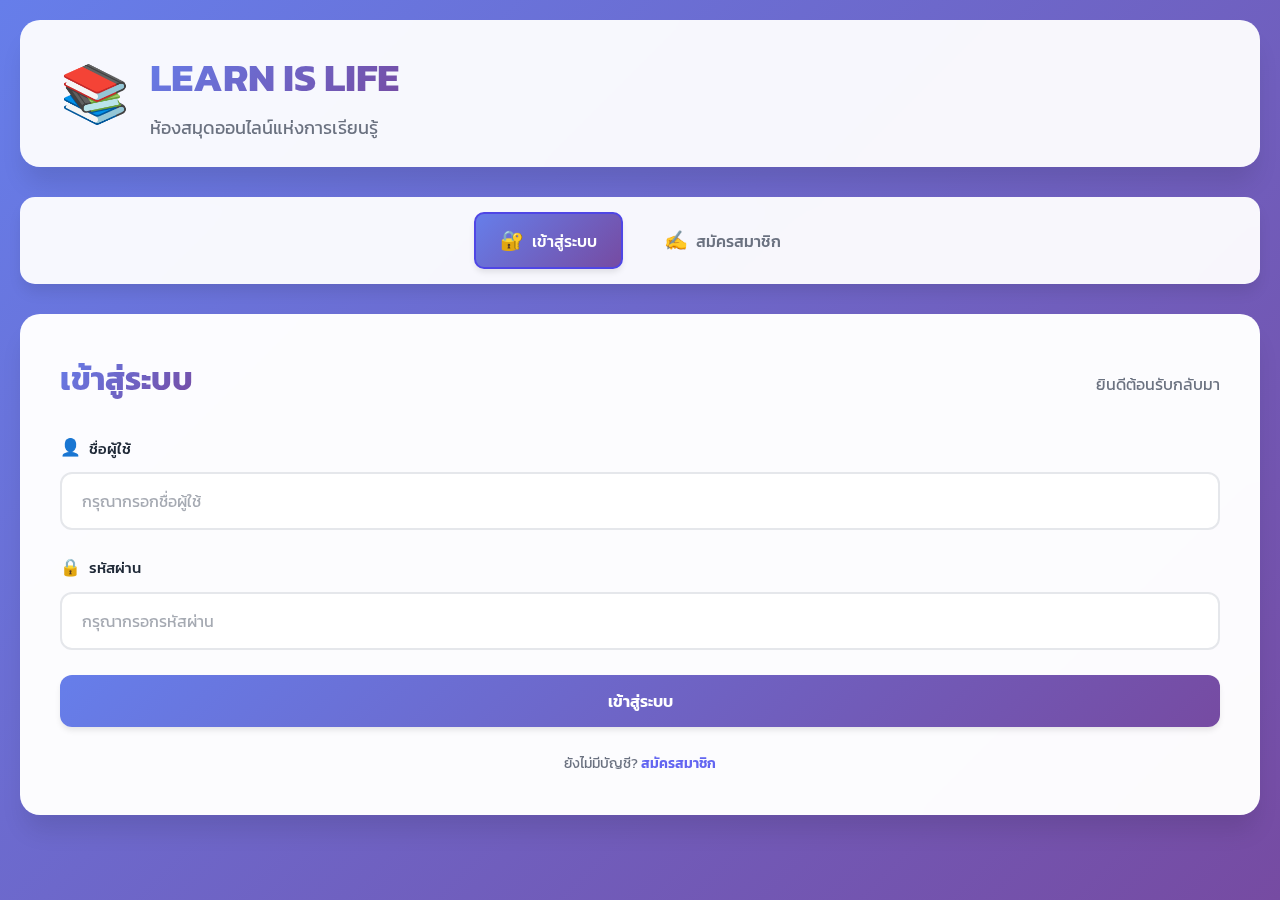
<file: index.html>
<!DOCTYPE html>
<html lang="th">
<head>
    <meta charset="UTF-8">
    <meta name="viewport" content="width=device-width, initial-scale=1.0">
    <title>LEARN IS LIFE - ห้องสมุดออนไลน์</title>
    <link rel="stylesheet" href="styles.css">
    <link rel="preconnect" href="https://fonts.googleapis.com">
    <link rel="preconnect" href="https://fonts.gstatic.com" crossorigin>
    <link href="https://fonts.googleapis.com/css2?family=Kanit:wght@300;400;500;600;700&display=swap" rel="stylesheet">
</head>
<body>
    <!-- Loading Overlay -->
    <div id="loading-overlay" class="loading-overlay">
        <div class="spinner"></div>
        <p>กำลังโหลด...</p>
    </div>

    <div class="container">
        <!-- Header -->
        <header class="header">
            <div class="header-content">
                <div class="logo">
                    <span class="logo-icon">📚</span>
                    <div>
                        <h1>LEARN IS LIFE</h1>
                        <p class="subtitle">ห้องสมุดออนไลน์แห่งการเรียนรู้</p>
                    </div>
                </div>
                <!-- User Info -->
                <div class="user-info" id="user-info" style="display: none;">
                    <div class="user-avatar">
                        <span id="user-initial">U</span>
                    </div>
                    <div class="user-details">
                        <span class="user-name" id="user-name">ผู้ใช้</span>
                        <button onclick="logout()" class="btn-logout">ออกจากระบบ</button>
                    </div>
                </div>
            </div>
        </header>

        <!-- Navigation Tabs -->
        <nav class="tabs-container">
            <div class="tabs">
                <button class="tab-btn active" onclick="showTab('login', this)">
                    <span class="tab-icon">🔐</span>
                    <span>เข้าสู่ระบบ</span>
                </button>
                <button class="tab-btn" onclick="showTab('register', this)">
                    <span class="tab-icon">✍️</span>
                    <span>สมัครสมาชิก</span>
                </button>
                <button class="tab-btn" onclick="showTab('books', this)" id="books-tab-btn">
                    <span class="tab-icon">📖</span>
                    <span>ค้นหาหนังสือ</span>
                </button>
                <button class="tab-btn" onclick="showTab('borrowings', this)" id="borrowings-tab-btn">
                    <span class="tab-icon">📋</span>
                    <span>การยืมของฉัน</span>
                </button>
                <button class="tab-btn" onclick="showTab('admin', this)" id="admin-tab-btn" style="display: none;">
                    <span class="tab-icon">⚙️</span>
                    <span>จัดการระบบ (Admin)</span>
                </button>
            </div>
        </nav>

        <!-- Login Tab -->
        <div id="login-tab" class="tab-content active">
            <div class="card">
                <div class="card-header">
                    <h2>เข้าสู่ระบบ</h2>
                    <p class="card-subtitle">ยินดีต้อนรับกลับมา</p>
                </div>
                <form id="login-form">
                    <div class="form-group">
                        <label for="login-username">
                            <span class="label-icon">👤</span>
                            ชื่อผู้ใช้
                        </label>
                        <input type="text" id="login-username" placeholder="กรุณากรอกชื่อผู้ใช้" required autocomplete="username">
                    </div>
                    <div class="form-group">
                        <label for="login-password">
                            <span class="label-icon">🔒</span>
                            รหัสผ่าน
                        </label>
                        <input type="password" id="login-password" placeholder="กรุณากรอกรหัสผ่าน" required autocomplete="current-password">
                    </div>
                    <button type="submit" class="btn btn-primary btn-block" id="login-btn">
                        <span class="btn-text">เข้าสู่ระบบ</span>
                        <span class="btn-loader" style="display: none;"></span>
                    </button>
                </form>
                <div id="login-message" class="message"></div>
                <div class="form-footer">
                    <p>ยังไม่มีบัญชี? <a href="#" onclick="showTab('register', document.querySelector('[onclick*=\"register\"]'))">สมัครสมาชิก</a></p>
                </div>
            </div>
        </div>

        <!-- Register Tab -->
        <div id="register-tab" class="tab-content">
            <div class="card">
                <div class="card-header">
                    <h2>สมัครสมาชิก</h2>
                    <p class="card-subtitle">สร้างบัญชีใหม่เพื่อเริ่มต้นใช้งาน</p>
                </div>
                <form id="register-form">
                    <div class="form-group">
                        <label for="register-username">
                            <span class="label-icon">👤</span>
                            ชื่อผู้ใช้
                        </label>
                        <input type="text" id="register-username" placeholder="กรุณากรอกชื่อผู้ใช้" required autocomplete="username">
                    </div>
                    <div class="form-group">
                        <label for="register-email">
                            <span class="label-icon">📧</span>
                            อีเมล
                        </label>
                        <input type="email" id="register-email" placeholder="example@email.com" required autocomplete="email">
                    </div>
                    <div class="form-group">
                        <label for="register-password">
                            <span class="label-icon">🔒</span>
                            รหัสผ่าน
                        </label>
                        <input type="password" id="register-password" placeholder="กรุณากรอกรหัสผ่าน (อย่างน้อย 6 ตัวอักษร)" required autocomplete="new-password" minlength="6">
                    </div>
                    <button type="submit" class="btn btn-primary btn-block" id="register-btn">
                        <span class="btn-text">สมัครสมาชิก</span>
                        <span class="btn-loader" style="display: none;"></span>
                    </button>
                </form>
                <div id="register-message" class="message"></div>
                <div class="form-footer">
                    <p>มีบัญชีอยู่แล้ว? <a href="#" onclick="showTab('login', document.querySelector('[onclick*=\"login\"]'))">เข้าสู่ระบบ</a></p>
                </div>
            </div>
        </div>

        <!-- Books Tab -->
        <div id="books-tab" class="tab-content">
            <div class="card">
                <div class="card-header">
                    <h2>ค้นหาหนังสือ</h2>
                    <p class="card-subtitle">ค้นหาหนังสือที่คุณต้องการ</p>
                </div>
                <div class="search-section">
                    <div class="search-bar">
                        <span class="search-icon">🔍</span>
                        <input type="text" id="search-input" placeholder="ค้นหาหนังสือ ชื่อผู้แต่ง หรือหมวดหมู่..." onkeypress="handleSearchKeyPress(event)">
                        <button onclick="searchBooks()" class="btn btn-primary search-btn">ค้นหา</button>
                    </div>
                    <div class="filter-buttons">
                        <button class="filter-btn active" onclick="filterBooks('all')">ทั้งหมด</button>
                        <button class="filter-btn" onclick="filterBooks('available')">พร้อมให้ยืม</button>
                        <button class="filter-btn" onclick="filterBooks('borrowed')">ถูกยืมแล้ว</button>
                    </div>
                </div>
                <div id="books-loading" class="loading-state" style="display: none;">
                    <div class="spinner-small"></div>
                    <p>กำลังโหลดหนังสือ...</p>
                </div>
                <div id="books-empty" class="empty-state" style="display: none;">
                    <div class="empty-icon">📚</div>
                    <h3>ไม่พบหนังสือ</h3>
                    <p>ลองค้นหาด้วยคำอื่น หรือล้างตัวกรอง</p>
                </div>
                <div id="books-list" class="books-grid"></div>
            </div>
        </div>

        <!-- Borrowings Tab -->
        <div id="borrowings-tab" class="tab-content">
            <div class="card">
                <div class="card-header">
                    <h2>ประวัติการยืมของฉัน</h2>
                    <p class="card-subtitle">รายการหนังสือที่คุณยืม</p>
                </div>
                <div id="borrowings-loading" class="loading-state" style="display: none;">
                    <div class="spinner-small"></div>
                    <p>กำลังโหลดข้อมูล...</p>
                </div>
                <div id="borrowings-empty" class="empty-state" style="display: none;">
                    <div class="empty-icon">📋</div>
                    <h3>ยังไม่มีประวัติการยืม</h3>
                    <p>เริ่มต้นยืมหนังสือเพื่อดูประวัติการยืมของคุณ</p>
                    <button class="btn btn-primary" onclick="showTab('books', document.getElementById('books-tab-btn'))">ค้นหาหนังสือ</button>
                </div>
                <div id="borrowings-list" class="borrowings-list"></div>
            </div>
        </div>

        <!-- Admin Tab -->
        <div id="admin-tab" class="tab-content">
            <div class="admin-dashboard">
                <!-- Stats Cards -->
                <div class="stats-grid">
                    <div class="stat-card">
                        <div class="stat-icon">👥</div>
                        <div class="stat-info">
                            <h3 id="total-users">-</h3>
                            <p>ผู้ใช้ทั้งหมด</p>
                        </div>
                    </div>
                    <div class="stat-card">
                        <div class="stat-icon">📚</div>
                        <div class="stat-info">
                            <h3 id="total-books">-</h3>
                            <p>หนังสือทั้งหมด</p>
                        </div>
                    </div>
                    <div class="stat-card">
                        <div class="stat-icon">📖</div>
                        <div class="stat-info">
                            <h3 id="active-borrowings">-</h3>
                            <p>การยืมที่กำลังดำเนินการ</p>
                        </div>
                    </div>
                    <div class="stat-card">
                        <div class="stat-icon">⚠️</div>
                        <div class="stat-info">
                            <h3 id="overdue-borrowings">-</h3>
                            <p>เกินกำหนดส่งคืน</p>
                        </div>
                    </div>
                </div>

                <!-- Admin Sections -->
                <div class="admin-sections">
                    <!-- Manage Books -->
                    <div class="card">
                        <div class="card-header">
                            <h2>จัดการหนังสือ</h2>
                            <button class="btn btn-primary" onclick="showAddBookModal()">+ เพิ่มหนังสือ</button>
                        </div>
                        <div id="admin-books-list" class="books-grid"></div>
                    </div>

                    <!-- Manage Users -->
                    <div class="card">
                        <div class="card-header">
                            <h2>จัดการผู้ใช้</h2>
                        </div>
                        <div id="admin-users-list" class="users-list"></div>
                    </div>

                    <!-- All Borrowings -->
                    <div class="card">
                        <div class="card-header">
                            <h2>รายการยืมทั้งหมด</h2>
                        </div>
                        <div id="admin-borrowings-list" class="borrowings-list"></div>
                    </div>
                </div>
            </div>
        </div>
    </div>

    <!-- Add Book Modal -->
    <div id="add-book-modal" class="modal" style="display: none;">
        <div class="modal-content">
            <div class="modal-header">
                <h2>เพิ่มหนังสือใหม่</h2>
                <button class="modal-close" onclick="closeAddBookModal()">&times;</button>
            </div>
            <form id="add-book-form">
                <div class="form-group">
                    <label>ชื่อหนังสือ</label>
                    <input type="text" id="book-title" required>
                </div>
                <div class="form-group">
                    <label>ผู้แต่ง</label>
                    <input type="text" id="book-author" required>
                </div>
                <div class="form-group">
                    <label>หมวดหมู่</label>
                    <input type="text" id="book-category" required>
                </div>
                <div class="form-group">
                    <label>ISBN</label>
                    <input type="text" id="book-isbn">
                </div>
                <button type="submit" class="btn btn-primary btn-block">เพิ่มหนังสือ</button>
            </form>
        </div>
    </div>

    <!-- Toast Notification -->
    <div id="toast" class="toast"></div>

    <!-- Connection Status Indicator -->
    <div id="connection-status" class="connection-status" style="display: none;">
        <span id="connection-text">กำลังตรวจสอบการเชื่อมต่อ...</span>
        <button onclick="window.open('check-services.html', '_blank')" class="btn-check-services">ตรวจสอบ Services</button>
    </div>

    <script src="app.js"></script>
    <script>
        // Check connection status on load
        async function checkConnection() {
            const statusEl = document.getElementById('connection-status');
            const textEl = document.getElementById('connection-text');
            
            try {
                const response = await fetch('http://localhost:8080/api/auth/register', {
                    method: 'OPTIONS'
                });
                statusEl.style.display = 'none';
            } catch (error) {
                statusEl.style.display = 'flex';
                textEl.textContent = '⚠️ ไม่สามารถเชื่อมต่อกับ Backend ได้ - กรุณารัน Services';
            }
        }
        
        // Check on page load
        setTimeout(checkConnection, 2000);
        
        // Check periodically
        setInterval(checkConnection, 30000);
    </script>
</body>
</html>
</file>
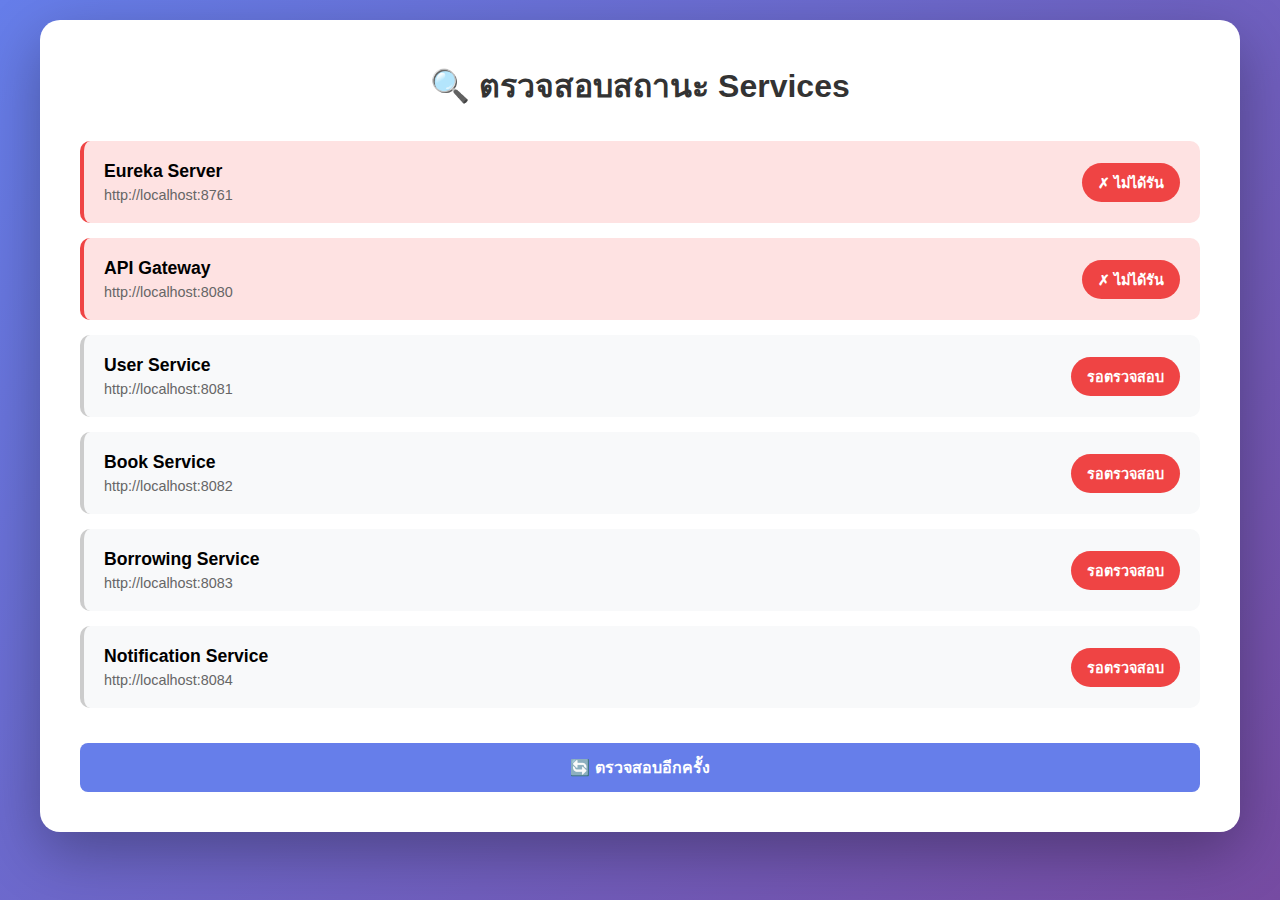
<file: check-services.html>
<!DOCTYPE html>
<html lang="th">
<head>
    <meta charset="UTF-8">
    <meta name="viewport" content="width=device-width, initial-scale=1.0">
    <title>ตรวจสอบสถานะ Services - LEARN IS LIFE</title>
    <style>
        * {
            margin: 0;
            padding: 0;
            box-sizing: border-box;
        }
        body {
            font-family: 'Segoe UI', Tahoma, Geneva, Verdana, sans-serif;
            background: linear-gradient(135deg, #667eea 0%, #764ba2 100%);
            min-height: 100vh;
            padding: 20px;
        }
        .container {
            max-width: 1200px;
            margin: 0 auto;
            background: white;
            border-radius: 20px;
            padding: 40px;
            box-shadow: 0 20px 60px rgba(0,0,0,0.3);
        }
        h1 {
            color: #333;
            margin-bottom: 30px;
            text-align: center;
        }
        .service-item {
            display: flex;
            justify-content: space-between;
            align-items: center;
            padding: 20px;
            margin-bottom: 15px;
            border-radius: 10px;
            background: #f8f9fa;
            border-left: 4px solid #ccc;
        }
        .service-item.running {
            border-left-color: #10b981;
            background: #d1fae5;
        }
        .service-item.stopped {
            border-left-color: #ef4444;
            background: #fee2e2;
        }
        .service-info {
            flex: 1;
        }
        .service-name {
            font-weight: 600;
            font-size: 1.1em;
            margin-bottom: 5px;
        }
        .service-url {
            color: #666;
            font-size: 0.9em;
        }
        .status {
            padding: 8px 16px;
            border-radius: 20px;
            font-weight: 600;
            font-size: 0.9em;
        }
        .status.running {
            background: #10b981;
            color: white;
        }
        .status.stopped {
            background: #ef4444;
            color: white;
        }
        .status.checking {
            background: #f59e0b;
            color: white;
        }
        button {
            padding: 12px 24px;
            background: #667eea;
            color: white;
            border: none;
            border-radius: 8px;
            cursor: pointer;
            font-size: 16px;
            font-weight: 600;
            margin-top: 20px;
            width: 100%;
        }
        button:hover {
            background: #5568d3;
        }
    </style>
</head>
<body>
    <div class="container">
        <h1>🔍 ตรวจสอบสถานะ Services</h1>
        <div id="services-list"></div>
        <button onclick="checkAllServices()">🔄 ตรวจสอบอีกครั้ง</button>
    </div>

    <script>
        const services = [
            { name: 'Eureka Server', url: 'http://localhost:8761', path: '/' },
            { name: 'API Gateway', url: 'http://localhost:8080', path: '/api/auth/register' },
            { name: 'User Service', url: 'http://localhost:8081', path: '/actuator/health' },
            { name: 'Book Service', url: 'http://localhost:8082', path: '/actuator/health' },
            { name: 'Borrowing Service', url: 'http://localhost:8083', path: '/actuator/health' },
            { name: 'Notification Service', url: 'http://localhost:8084', path: '/actuator/health' }
        ];

        async function checkService(service) {
            const item = document.getElementById(`service-${service.name.replace(/\s/g, '-')}`);
            const statusEl = item.querySelector('.status');
            statusEl.textContent = 'กำลังตรวจสอบ...';
            statusEl.className = 'status checking';
            item.className = 'service-item checking';

            try {
                const response = await fetch(`${service.url}${service.path}`, {
                    method: 'GET',
                    mode: 'no-cors' // Bypass CORS for health check
                });
                
                // If we get here, service is likely running
                statusEl.textContent = '✓ กำลังทำงาน';
                statusEl.className = 'status running';
                item.className = 'service-item running';
            } catch (error) {
                // Try alternative check
                try {
                    const testResponse = await fetch(service.url, { mode: 'no-cors' });
                    statusEl.textContent = '✓ กำลังทำงาน';
                    statusEl.className = 'status running';
                    item.className = 'service-item running';
                } catch (e) {
                    statusEl.textContent = '✗ ไม่ได้รัน';
                    statusEl.className = 'status stopped';
                    item.className = 'service-item stopped';
                }
            }
        }

        async function checkAllServices() {
            for (const service of services) {
                await checkService(service);
                await new Promise(resolve => setTimeout(resolve, 500));
            }
        }

        function init() {
            const list = document.getElementById('services-list');
            services.forEach(service => {
                const item = document.createElement('div');
                item.id = `service-${service.name.replace(/\s/g, '-')}`;
                item.className = 'service-item';
                item.innerHTML = `
                    <div class="service-info">
                        <div class="service-name">${service.name}</div>
                        <div class="service-url">${service.url}</div>
                    </div>
                    <div class="status stopped">รอตรวจสอบ</div>
                `;
                list.appendChild(item);
            });
            checkAllServices();
        }

        init();
        setInterval(checkAllServices, 30000); // Check every 30 seconds
    </script>
</body>
</html>
</file>
<file: styles.css>
* {
    margin: 0;
    padding: 0;
    box-sizing: border-box;
}

:root {
    --primary-color: #6366f1;
    --primary-dark: #4f46e5;
    --primary-light: #818cf8;
    --secondary-color: #8b5cf6;
    --success-color: #10b981;
    --danger-color: #ef4444;
    --warning-color: #f59e0b;
    --info-color: #3b82f6;
    --text-primary: #1f2937;
    --text-secondary: #6b7280;
    --bg-primary: #ffffff;
    --bg-secondary: #f9fafb;
    --bg-tertiary: #f3f4f6;
    --border-color: #e5e7eb;
    --shadow-sm: 0 1px 2px 0 rgba(0, 0, 0, 0.05);
    --shadow-md: 0 4px 6px -1px rgba(0, 0, 0, 0.1);
    --shadow-lg: 0 10px 15px -3px rgba(0, 0, 0, 0.1);
    --shadow-xl: 0 20px 25px -5px rgba(0, 0, 0, 0.1);
    --gradient-primary: linear-gradient(135deg, #667eea 0%, #764ba2 100%);
    --gradient-secondary: linear-gradient(135deg, #f093fb 0%, #f5576c 100%);
    --gradient-success: linear-gradient(135deg, #4facfe 0%, #00f2fe 100%);
}

body {
    font-family: 'Kanit', 'Segoe UI', Tahoma, Geneva, Verdana, sans-serif;
    background: var(--gradient-primary);
    background-attachment: fixed;
    min-height: 100vh;
    padding: 20px;
    color: var(--text-primary);
    line-height: 1.6;
}

.container {
    max-width: 1400px;
    margin: 0 auto;
}

/* Loading Overlay */
.loading-overlay {
    position: fixed;
    top: 0;
    left: 0;
    width: 100%;
    height: 100%;
    background: rgba(0, 0, 0, 0.7);
    display: flex;
    flex-direction: column;
    justify-content: center;
    align-items: center;
    z-index: 9999;
    color: white;
    display: none;
}

.loading-overlay.active {
    display: flex;
}

.spinner {
    width: 50px;
    height: 50px;
    border: 4px solid rgba(255, 255, 255, 0.3);
    border-top-color: white;
    border-radius: 50%;
    animation: spin 1s linear infinite;
    margin-bottom: 20px;
}

.spinner-small {
    width: 40px;
    height: 40px;
    border: 3px solid var(--border-color);
    border-top-color: var(--primary-color);
    border-radius: 50%;
    animation: spin 1s linear infinite;
    margin: 0 auto 15px;
}

@keyframes spin {
    to { transform: rotate(360deg); }
}

/* Header */
.header {
    margin-bottom: 30px;
}

.header-content {
    display: flex;
    justify-content: space-between;
    align-items: center;
    background: rgba(255, 255, 255, 0.95);
    backdrop-filter: blur(10px);
    padding: 25px 40px;
    border-radius: 20px;
    box-shadow: var(--shadow-xl);
}

.logo {
    display: flex;
    align-items: center;
    gap: 20px;
}

.logo-icon {
    font-size: 3.5em;
    animation: float 3s ease-in-out infinite;
}

@keyframes float {
    0%, 100% { transform: translateY(0px); }
    50% { transform: translateY(-10px); }
}

.logo h1 {
    font-size: 2.5em;
    font-weight: 700;
    background: var(--gradient-primary);
    -webkit-background-clip: text;
    -webkit-text-fill-color: transparent;
    background-clip: text;
    margin-bottom: 5px;
}

.subtitle {
    font-size: 1.1em;
    color: var(--text-secondary);
    font-weight: 400;
}

/* User Info */
.user-info {
    display: flex;
    align-items: center;
    gap: 15px;
    padding: 10px 20px;
    background: var(--bg-secondary);
    border-radius: 50px;
    transition: all 0.3s;
}

.user-info:hover {
    background: var(--bg-tertiary);
    transform: translateY(-2px);
    box-shadow: var(--shadow-md);
}

.user-avatar {
    width: 45px;
    height: 45px;
    border-radius: 50%;
    background: var(--gradient-primary);
    display: flex;
    align-items: center;
    justify-content: center;
    color: white;
    font-weight: 600;
    font-size: 1.2em;
}

.user-details {
    display: flex;
    flex-direction: column;
    gap: 5px;
}

.user-name {
    font-weight: 600;
    color: var(--text-primary);
    font-size: 0.95em;
}

.btn-logout {
    background: none;
    border: none;
    color: var(--danger-color);
    font-size: 0.85em;
    cursor: pointer;
    padding: 0;
    text-decoration: underline;
    transition: color 0.3s;
}

.btn-logout:hover {
    color: var(--primary-color);
}

/* Navigation Tabs */
.tabs-container {
    margin-bottom: 30px;
}

.tabs {
    display: flex;
    gap: 15px;
    background: rgba(255, 255, 255, 0.95);
    backdrop-filter: blur(10px);
    padding: 15px;
    border-radius: 15px;
    box-shadow: var(--shadow-lg);
    flex-wrap: wrap;
    justify-content: center;
}

.tab-btn {
    display: flex;
    align-items: center;
    gap: 8px;
    padding: 12px 24px;
    background: transparent;
    border: 2px solid transparent;
    border-radius: 10px;
    cursor: pointer;
    font-size: 16px;
    font-weight: 500;
    color: var(--text-secondary);
    transition: all 0.3s;
    font-family: 'Kanit', sans-serif;
}

.tab-btn:hover {
    background: var(--bg-secondary);
    color: var(--primary-color);
    transform: translateY(-2px);
}

.tab-btn.active {
    background: var(--gradient-primary);
    color: white;
    border-color: var(--primary-dark);
    box-shadow: var(--shadow-md);
}

.tab-icon {
    font-size: 1.2em;
}

/* Tab Content */
.tab-content {
    display: none;
    animation: fadeIn 0.4s ease-in;
}

.tab-content.active {
    display: block;
}

@keyframes fadeIn {
    from {
        opacity: 0;
        transform: translateY(10px);
    }
    to {
        opacity: 1;
        transform: translateY(0);
    }
}

/* Card */
.card {
    background: rgba(255, 255, 255, 0.98);
    backdrop-filter: blur(10px);
    border-radius: 20px;
    padding: 40px;
    box-shadow: var(--shadow-xl);
    margin-bottom: 20px;
    transition: transform 0.3s, box-shadow 0.3s;
}

.card:hover {
    transform: translateY(-5px);
    box-shadow: 0 25px 50px -12px rgba(0, 0, 0, 0.25);
}

.card-header {
    margin-bottom: 30px;
    text-align: center;
}

.card-header h2 {
    font-size: 2em;
    font-weight: 700;
    color: var(--text-primary);
    margin-bottom: 10px;
    background: var(--gradient-primary);
    -webkit-background-clip: text;
    -webkit-text-fill-color: transparent;
    background-clip: text;
}

.card-subtitle {
    color: var(--text-secondary);
    font-size: 1em;
    font-weight: 400;
}

/* Form */
.form-group {
    margin-bottom: 25px;
}

.form-group label {
    display: flex;
    align-items: center;
    gap: 8px;
    margin-bottom: 10px;
    color: var(--text-primary);
    font-weight: 500;
    font-size: 0.95em;
}

.label-icon {
    font-size: 1.1em;
}

.form-group input {
    width: 100%;
    padding: 15px 20px;
    border: 2px solid var(--border-color);
    border-radius: 12px;
    font-size: 16px;
    font-family: 'Kanit', sans-serif;
    transition: all 0.3s;
    background: var(--bg-primary);
}

.form-group input:focus {
    outline: none;
    border-color: var(--primary-color);
    box-shadow: 0 0 0 3px rgba(99, 102, 241, 0.1);
    transform: translateY(-2px);
}

.form-group input::placeholder {
    color: var(--text-secondary);
    opacity: 0.6;
}

.form-footer {
    margin-top: 25px;
    text-align: center;
    color: var(--text-secondary);
    font-size: 0.9em;
}

.form-footer a {
    color: var(--primary-color);
    text-decoration: none;
    font-weight: 600;
    transition: color 0.3s;
}

.form-footer a:hover {
    color: var(--primary-dark);
    text-decoration: underline;
}

/* Buttons */
.btn {
    padding: 14px 28px;
    border: none;
    border-radius: 12px;
    font-size: 16px;
    font-weight: 600;
    cursor: pointer;
    transition: all 0.3s;
    font-family: 'Kanit', sans-serif;
    display: inline-flex;
    align-items: center;
    justify-content: center;
    gap: 8px;
    position: relative;
    overflow: hidden;
}

.btn::before {
    content: '';
    position: absolute;
    top: 50%;
    left: 50%;
    width: 0;
    height: 0;
    border-radius: 50%;
    background: rgba(255, 255, 255, 0.3);
    transform: translate(-50%, -50%);
    transition: width 0.6s, height 0.6s;
}

.btn:hover::before {
    width: 300px;
    height: 300px;
}

.btn-primary {
    background: var(--gradient-primary);
    color: white;
    box-shadow: var(--shadow-md);
}

.btn-primary:hover {
    transform: translateY(-3px);
    box-shadow: var(--shadow-lg);
}

.btn-primary:active {
    transform: translateY(-1px);
}

.btn-block {
    width: 100%;
}

.btn-success {
    background: var(--success-color);
    color: white;
}

.btn-success:hover {
    background: #059669;
    transform: translateY(-2px);
}

.btn-danger {
    background: var(--danger-color);
    color: white;
}

.btn-danger:hover {
    background: #dc2626;
    transform: translateY(-2px);
}

.btn:disabled {
    opacity: 0.6;
    cursor: not-allowed;
    transform: none !important;
}

.btn-loader {
    width: 16px;
    height: 16px;
    border: 2px solid rgba(255, 255, 255, 0.3);
    border-top-color: white;
    border-radius: 50%;
    animation: spin 0.8s linear infinite;
}

/* Search Section */
.search-section {
    margin-bottom: 30px;
}

.search-bar {
    display: flex;
    gap: 10px;
    margin-bottom: 20px;
    background: var(--bg-secondary);
    padding: 10px;
    border-radius: 15px;
    align-items: center;
}

.search-icon {
    font-size: 1.5em;
    color: var(--text-secondary);
    padding: 0 10px;
}

.search-bar input {
    flex: 1;
    padding: 15px 20px;
    border: 2px solid var(--border-color);
    border-radius: 12px;
    font-size: 16px;
    font-family: 'Kanit', sans-serif;
    transition: all 0.3s;
}

.search-bar input:focus {
    outline: none;
    border-color: var(--primary-color);
    box-shadow: 0 0 0 3px rgba(99, 102, 241, 0.1);
}

.search-btn {
    padding: 15px 30px;
    white-space: nowrap;
}

.filter-buttons {
    display: flex;
    gap: 10px;
    flex-wrap: wrap;
}

.filter-btn {
    padding: 10px 20px;
    border: 2px solid var(--border-color);
    background: white;
    border-radius: 25px;
    cursor: pointer;
    font-size: 0.9em;
    font-weight: 500;
    color: var(--text-secondary);
    transition: all 0.3s;
    font-family: 'Kanit', sans-serif;
}

.filter-btn:hover {
    border-color: var(--primary-color);
    color: var(--primary-color);
    transform: translateY(-2px);
}

.filter-btn.active {
    background: var(--gradient-primary);
    color: white;
    border-color: var(--primary-dark);
    box-shadow: var(--shadow-md);
}

/* Message */
.message {
    margin-top: 20px;
    padding: 15px 20px;
    border-radius: 12px;
    display: none;
    animation: slideDown 0.3s ease-out;
    font-weight: 500;
}

@keyframes slideDown {
    from {
        opacity: 0;
        transform: translateY(-10px);
    }
    to {
        opacity: 1;
        transform: translateY(0);
    }
}

.message.success {
    background: #d1fae5;
    color: #065f46;
    border: 2px solid #10b981;
    display: block;
}

.message.error {
    background: #fee2e2;
    color: #991b1b;
    border: 2px solid #ef4444;
    display: block;
}

/* Books Grid */
.books-grid {
    display: grid;
    grid-template-columns: repeat(auto-fill, minmax(280px, 1fr));
    gap: 25px;
    margin-top: 20px;
}

.book-card {
    background: var(--bg-primary);
    border-radius: 16px;
    padding: 25px;
    border: 2px solid var(--border-color);
    transition: all 0.3s;
    position: relative;
    overflow: hidden;
}

.book-card::before {
    content: '';
    position: absolute;
    top: 0;
    left: 0;
    width: 100%;
    height: 4px;
    background: var(--gradient-primary);
    transform: scaleX(0);
    transition: transform 0.3s;
}

.book-card:hover::before {
    transform: scaleX(1);
}

.book-card:hover {
    transform: translateY(-8px);
    box-shadow: var(--shadow-xl);
    border-color: var(--primary-color);
}

.book-card h3 {
    color: var(--text-primary);
    margin-bottom: 12px;
    font-size: 1.3em;
    font-weight: 600;
    line-height: 1.4;
}

.book-card p {
    color: var(--text-secondary);
    margin-bottom: 10px;
    font-size: 0.95em;
    display: flex;
    align-items: center;
    gap: 8px;
}

.book-card p strong {
    color: var(--text-primary);
    min-width: 80px;
}

.book-status {
    display: inline-flex;
    align-items: center;
    gap: 6px;
    padding: 6px 14px;
    border-radius: 20px;
    font-size: 0.85em;
    font-weight: 600;
    margin-top: 15px;
}

.status-available {
    background: #d1fae5;
    color: #065f46;
}

.status-borrowed {
    background: #fee2e2;
    color: #991b1b;
}

/* Borrowings List */
.borrowings-list {
    display: flex;
    flex-direction: column;
    gap: 20px;
}

.borrowing-item {
    background: var(--bg-secondary);
    border-radius: 16px;
    padding: 25px;
    border-left: 5px solid var(--primary-color);
    transition: all 0.3s;
    position: relative;
}

.borrowing-item:hover {
    transform: translateX(5px);
    box-shadow: var(--shadow-md);
    background: white;
}

.borrowing-item h3 {
    color: var(--text-primary);
    margin-bottom: 15px;
    font-size: 1.3em;
    font-weight: 600;
}

.borrowing-item p {
    color: var(--text-secondary);
    margin-bottom: 8px;
    font-size: 0.95em;
    display: flex;
    align-items: center;
    gap: 8px;
}

.borrowing-item p strong {
    color: var(--text-primary);
    min-width: 120px;
}

/* Loading & Empty States */
.loading-state, .empty-state {
    text-align: center;
    padding: 60px 20px;
}

.empty-state {
    display: none;
}

.empty-icon {
    font-size: 5em;
    margin-bottom: 20px;
    opacity: 0.5;
}

.empty-state h3 {
    color: var(--text-primary);
    margin-bottom: 10px;
    font-size: 1.5em;
}

.empty-state p {
    color: var(--text-secondary);
    margin-bottom: 20px;
}

/* Toast Notification */
.toast {
    position: fixed;
    bottom: 30px;
    right: 30px;
    background: var(--text-primary);
    color: white;
    padding: 18px 28px;
    border-radius: 12px;
    box-shadow: var(--shadow-xl);
    z-index: 10000;
    display: none;
    animation: slideUp 0.3s ease-out;
    font-weight: 500;
    max-width: 400px;
}

.toast.show {
    display: block;
}

.toast.success {
    background: var(--success-color);
}

.toast.error {
    background: var(--danger-color);
}

@keyframes slideUp {
    from {
        opacity: 0;
        transform: translateY(20px);
    }
    to {
        opacity: 1;
        transform: translateY(0);
    }
}

/* Responsive Design */
@media (max-width: 768px) {
    body {
        padding: 10px;
    }

    .header-content {
        flex-direction: column;
        gap: 20px;
        padding: 20px;
    }

    .logo {
        flex-direction: column;
        text-align: center;
    }

    .logo h1 {
        font-size: 2em;
    }

    .logo-icon {
        font-size: 2.5em;
    }

    .tabs {
        flex-direction: column;
    }

    .tab-btn {
        width: 100%;
        justify-content: center;
    }

    .card {
        padding: 25px;
    }

    .card-header h2 {
        font-size: 1.5em;
    }

    .search-bar {
        flex-direction: column;
    }

    .search-btn {
        width: 100%;
    }

    .books-grid {
        grid-template-columns: 1fr;
    }

    .user-info {
        width: 100%;
        justify-content: center;
    }

    .toast {
        bottom: 20px;
        right: 20px;
        left: 20px;
        max-width: none;
    }
}

/* Admin Dashboard */
.admin-dashboard {
    display: flex;
    flex-direction: column;
    gap: 25px;
}

.stats-grid {
    display: grid;
    grid-template-columns: repeat(auto-fit, minmax(200px, 1fr));
    gap: 20px;
    margin-bottom: 20px;
}

.stat-card {
    background: white;
    border-radius: 16px;
    padding: 25px;
    display: flex;
    align-items: center;
    gap: 20px;
    box-shadow: var(--shadow-md);
    transition: all 0.3s;
}

.stat-card:hover {
    transform: translateY(-5px);
    box-shadow: var(--shadow-lg);
}

.stat-icon {
    font-size: 3em;
    opacity: 0.8;
}

.stat-info h3 {
    font-size: 2em;
    font-weight: 700;
    color: var(--primary-color);
    margin-bottom: 5px;
}

.stat-info p {
    color: var(--text-secondary);
    font-size: 0.9em;
}

.admin-sections {
    display: flex;
    flex-direction: column;
    gap: 25px;
}

.card-header {
    display: flex;
    justify-content: space-between;
    align-items: center;
    margin-bottom: 20px;
}

.users-list {
    display: flex;
    flex-direction: column;
    gap: 15px;
}

.user-item {
    background: var(--bg-secondary);
    border-radius: 12px;
    padding: 20px;
    display: flex;
    justify-content: space-between;
    align-items: center;
    border-left: 4px solid var(--primary-color);
}

.user-item h3 {
    color: var(--text-primary);
    margin-bottom: 5px;
}

.user-item p {
    color: var(--text-secondary);
    font-size: 0.9em;
}

.role-badge {
    display: inline-block;
    padding: 4px 12px;
    border-radius: 20px;
    font-size: 0.85em;
    font-weight: 600;
    margin-top: 8px;
}

.role-admin {
    background: #fef3c7;
    color: #92400e;
}

.role-user {
    background: #dbeafe;
    color: #1e40af;
}

/* Modal */
.modal {
    position: fixed;
    top: 0;
    left: 0;
    width: 100%;
    height: 100%;
    background: rgba(0, 0, 0, 0.7);
    display: flex;
    justify-content: center;
    align-items: center;
    z-index: 10000;
}

.modal-content {
    background: white;
    border-radius: 20px;
    padding: 30px;
    max-width: 500px;
    width: 90%;
    max-height: 90vh;
    overflow-y: auto;
    box-shadow: var(--shadow-xl);
}

.modal-header {
    display: flex;
    justify-content: space-between;
    align-items: center;
    margin-bottom: 25px;
}

.modal-close {
    background: none;
    border: none;
    font-size: 2em;
    cursor: pointer;
    color: var(--text-secondary);
    line-height: 1;
    transition: color 0.3s;
}

.modal-close:hover {
    color: var(--danger-color);
}

.borrowing-item.overdue {
    border-left-color: var(--danger-color);
    background: #fee2e2;
}

/* Connection Status */
.connection-status {
    position: fixed;
    bottom: 20px;
    left: 50%;
    transform: translateX(-50%);
    background: #fee2e2;
    border: 2px solid #ef4444;
    border-radius: 12px;
    padding: 15px 25px;
    display: flex;
    align-items: center;
    gap: 15px;
    box-shadow: var(--shadow-xl);
    z-index: 10001;
    max-width: 90%;
}

.connection-status span {
    color: #991b1b;
    font-weight: 600;
}

.btn-check-services {
    padding: 8px 16px;
    background: #ef4444;
    color: white;
    border: none;
    border-radius: 8px;
    cursor: pointer;
    font-size: 0.9em;
    font-weight: 600;
    white-space: nowrap;
}

.btn-check-services:hover {
    background: #dc2626;
}

@media (max-width: 480px) {
    .logo h1 {
        font-size: 1.5em;
    }

    .subtitle {
        font-size: 0.9em;
    }

    .card {
        padding: 20px;
    }
    
    .stats-grid {
        grid-template-columns: 1fr;
    }
    
    .card-header {
        flex-direction: column;
        align-items: flex-start;
        gap: 15px;
    }
    
    .connection-status {
        flex-direction: column;
        text-align: center;
    }
}
</file>
